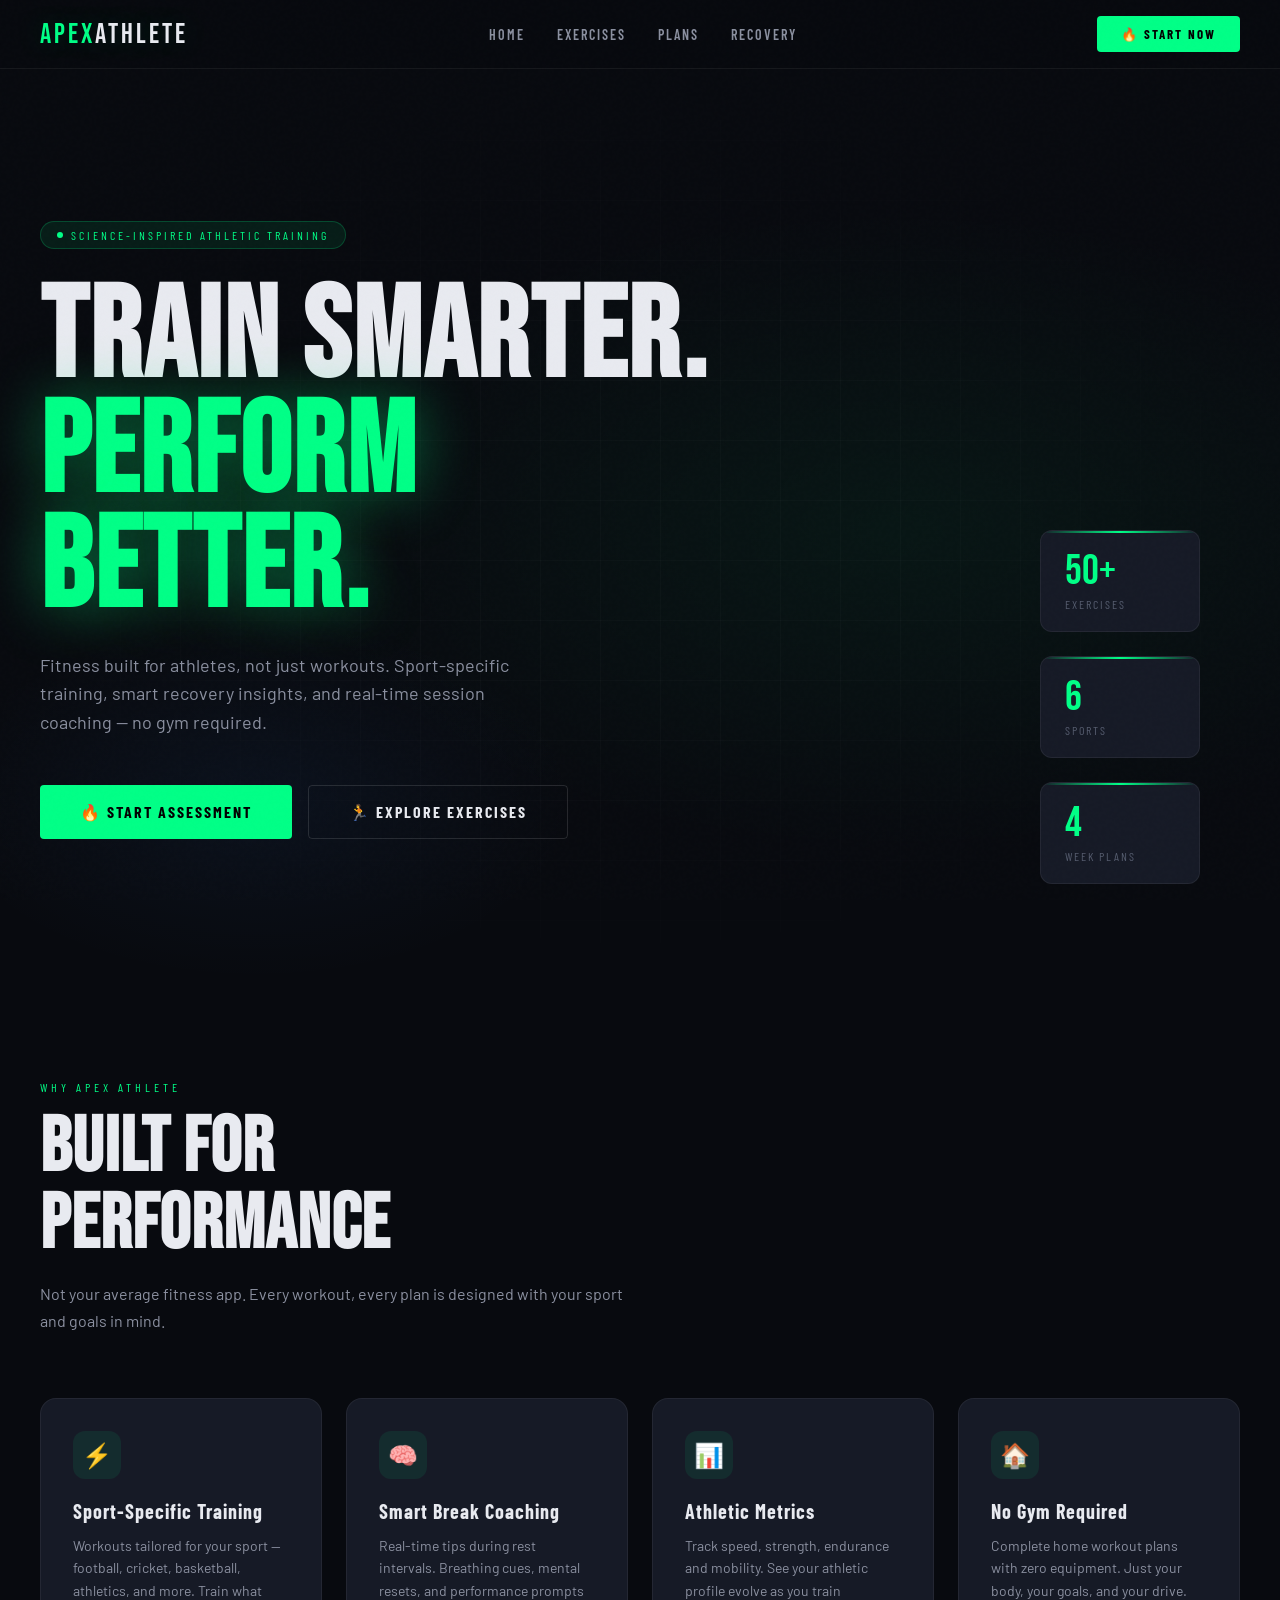
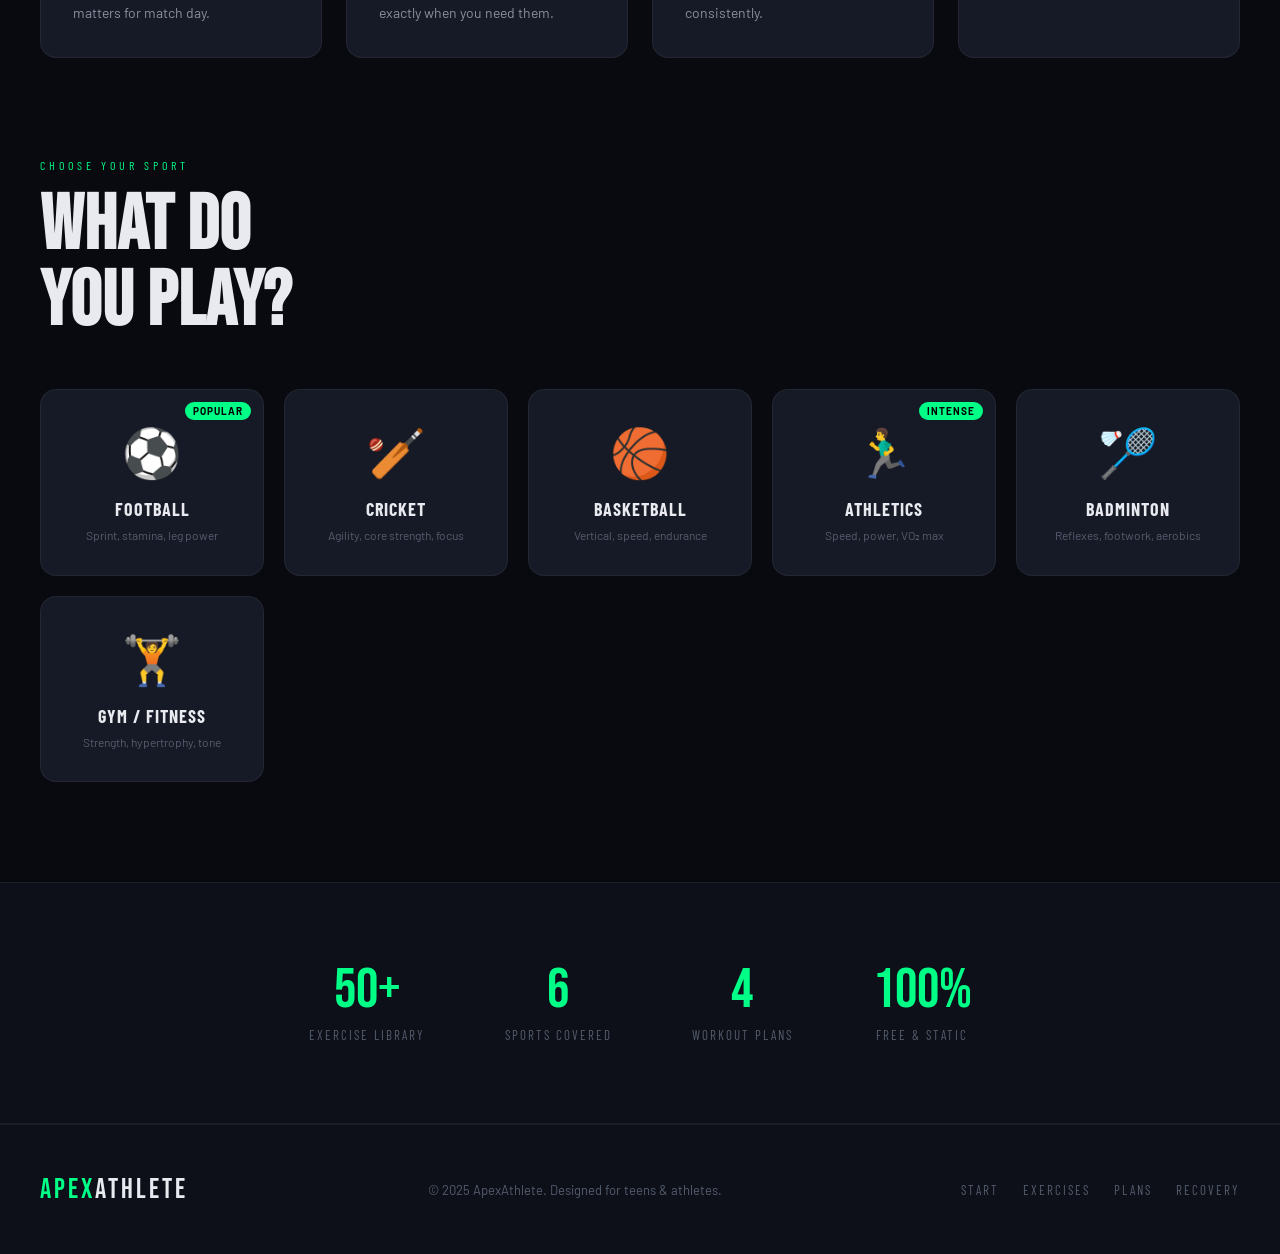
<file: index.html>
<!DOCTYPE html>
<html lang="en">
<head>
<meta charset="UTF-8">
<meta name="viewport" content="width=device-width, initial-scale=1.0">
<title>APEX ATHLETE — Train Smarter. Perform Better.</title>
<link href="https://fonts.googleapis.com/css2?family=Bebas+Neue&family=Barlow+Condensed:wght@300;400;600;700;900&family=Barlow:wght@300;400;500&display=swap" rel="stylesheet">
<link href="style.css" rel="stylesheet">
</head>
<body>

<!-- NAV -->
<nav>
  <div class="nav-logo" onclick="showPage('home')">APEX<span>ATHLETE</span></div>
  <div class="nav-links">
    <a onclick="showPage('home')">Home</a>
    <a onclick="showPage('exercises')">Exercises</a>
    <a onclick="showPage('plans')">Plans</a>
    <a onclick="showPage('recovery')">Recovery</a>
    <a onclick="showPage('dashboard')" id="nav-dashboard" style="display:none">Dashboard</a>
  </div>
  <button class="nav-cta" onclick="showPage('assessment')">🔥 Start Now</button>
  <button class="hamburger" onclick="toggleMobileMenu()">
    <span></span><span></span><span></span>
  </button>
</nav>

<!-- ===== HOME PAGE ===== -->
<div id="page-home" class="page active">
  <!-- HERO -->
  <section class="hero">
    <div class="hero-bg"></div>
    <div class="hero-grid"></div>
    <div class="hero-content">
      <div class="hero-tag">Science-Inspired Athletic Training</div>
      <h1>
        TRAIN SMARTER.
        <span class="line-green">PERFORM BETTER.</span>
      </h1>
      <p>Fitness built for athletes, not just workouts. Sport-specific training, smart recovery insights, and real-time session coaching — no gym required.</p>
      <div class="hero-btns">
        <button class="btn-primary" onclick="showPage('assessment')">🔥 Start Assessment</button>
        <button class="btn-secondary" onclick="showPage('exercises')">🏃 Explore Exercises</button>
      </div>
    </div>
    <div class="hero-stats">
      <div class="hero-stat-card">
        <div class="hero-stat-num">50+</div>
        <div class="hero-stat-label">Exercises</div>
      </div>
      <div class="hero-stat-card">
        <div class="hero-stat-num">6</div>
        <div class="hero-stat-label">Sports</div>
      </div>
      <div class="hero-stat-card">
        <div class="hero-stat-num">4</div>
        <div class="hero-stat-label">Week Plans</div>
      </div>
    </div>
  </section>

  <!-- WHY SECTION -->
  <section class="section">
    <span class="section-tag">Why Apex Athlete</span>
    <h2 class="section-title">BUILT FOR<br>PERFORMANCE</h2>
    <p class="section-sub">Not your average fitness app. Every workout, every plan is designed with your sport and goals in mind.</p>
    <div class="why-grid">
      <div class="why-card">
        <div class="why-icon">⚡</div>
        <h3>Sport-Specific Training</h3>
        <p>Workouts tailored for your sport — football, cricket, basketball, athletics, and more. Train what matters for match day.</p>
      </div>
      <div class="why-card">
        <div class="why-icon">🧠</div>
        <h3>Smart Break Coaching</h3>
        <p>Real-time tips during rest intervals. Breathing cues, mental resets, and performance prompts exactly when you need them.</p>
      </div>
      <div class="why-card">
        <div class="why-icon">📊</div>
        <h3>Athletic Metrics</h3>
        <p>Track speed, strength, endurance and mobility. See your athletic profile evolve as you train consistently.</p>
      </div>
      <div class="why-card">
        <div class="why-icon">🏠</div>
        <h3>No Gym Required</h3>
        <p>Complete home workout plans with zero equipment. Just your body, your goals, and your drive.</p>
      </div>
    </div>
  </section>

  <!-- SPORTS SECTION -->
  <section class="section" style="padding-top:0">
    <span class="section-tag">Choose Your Sport</span>
    <h2 class="section-title">WHAT DO<br>YOU PLAY?</h2>
    <div class="sports-grid">
      <div class="sport-card" onclick="selectSport('Football')">
        <div class="sport-badge">POPULAR</div>
        <span class="sport-emoji">⚽</span>
        <h3>Football</h3>
        <p>Sprint, stamina, leg power</p>
      </div>
      <div class="sport-card" onclick="selectSport('Cricket')">
        <span class="sport-emoji">🏏</span>
        <h3>Cricket</h3>
        <p>Agility, core strength, focus</p>
      </div>
      <div class="sport-card" onclick="selectSport('Basketball')">
        <span class="sport-emoji">🏀</span>
        <h3>Basketball</h3>
        <p>Vertical, speed, endurance</p>
      </div>
      <div class="sport-card" onclick="selectSport('Athletics')">
        <div class="sport-badge">INTENSE</div>
        <span class="sport-emoji">🏃‍♂️</span>
        <h3>Athletics</h3>
        <p>Speed, power, VO₂ max</p>
      </div>
      <div class="sport-card" onclick="selectSport('Badminton')">
        <span class="sport-emoji">🏸</span>
        <h3>Badminton</h3>
        <p>Reflexes, footwork, aerobics</p>
      </div>
      <div class="sport-card" onclick="selectSport('Gym Fitness')">
        <span class="sport-emoji">🏋️</span>
        <h3>Gym / Fitness</h3>
        <p>Strength, hypertrophy, tone</p>
      </div>
    </div>
  </section>

  <!-- CREDIBILITY -->
  <div class="cred-section">
    <div class="cred-item">
      <div class="cred-num">50+</div>
      <div class="cred-label">Exercise Library</div>
    </div>
    <div class="cred-item">
      <div class="cred-num">6</div>
      <div class="cred-label">Sports Covered</div>
    </div>
    <div class="cred-item">
      <div class="cred-num">4</div>
      <div class="cred-label">Workout Plans</div>
    </div>
    <div class="cred-item">
      <div class="cred-num">100%</div>
      <div class="cred-label">Free & Static</div>
    </div>
  </div>

  <footer>
    <div class="footer-logo">APEX<span>ATHLETE</span></div>
    <div class="footer-copy">© 2025 ApexAthlete. Designed for teens & athletes.</div>
    <div class="footer-links">
      <a onclick="showPage('assessment')">Start</a>
      <a onclick="showPage('exercises')">Exercises</a>
      <a onclick="showPage('plans')">Plans</a>
      <a onclick="showPage('recovery')">Recovery</a>
    </div>
  </footer>
</div>

<!-- ===== ASSESSMENT PAGE ===== -->
<div id="page-assessment" class="page">
  <div id="assessment-content">
    <div class="assessment-header">
      <span class="section-tag">Health & Performance Assessment</span>
      <h1 class="assessment-header" style="font-family:'Bebas Neue',sans-serif;font-size:clamp(48px,6vw,72px);line-height:1;letter-spacing:2px;margin-bottom:16px;">BUILD YOUR<br><span style="color:var(--accent)">ATHLETE PROFILE</span></h1>
      <p style="font-size:16px;color:var(--text2);line-height:1.6;">Answer a few questions so we can personalize your training experience. Takes less than 2 minutes.</p>
    </div>

    <div class="progress-steps">
      <div class="progress-step active" id="ps-1"></div>
      <div class="progress-step" id="ps-2"></div>
      <div class="progress-step" id="ps-3"></div>
      <div class="progress-step" id="ps-4"></div>
    </div>

    <!-- STEP 1 -->
    <div class="form-step active" id="step-1">
      <div style="font-family:'Bebas Neue',sans-serif;font-size:36px;letter-spacing:2px;margin-bottom:32px;">STEP 1 — <span style="color:var(--accent)">BASIC INFO</span></div>
      <div class="form-row">
        <div class="form-group">
          <label class="form-label">Age <span>*</span></label>
          <input type="number" class="form-input" id="inp-age" placeholder="e.g. 18" min="10" max="80">
        </div>
        <div class="form-group">
          <label class="form-label">Gender <span>*</span></label>
          <select class="form-input" id="inp-gender">
            <option value="">Select gender</option>
            <option value="Male">Male</option>
            <option value="Female">Female</option>
            <option value="Other">Other / Prefer not to say</option>
          </select>
        </div>
      </div>
      <div class="form-row">
        <div class="form-group">
          <label class="form-label">Height (cm) <span>*</span></label>
          <input type="number" class="form-input" id="inp-height" placeholder="e.g. 175" min="100" max="250">
        </div>
        <div class="form-group">
          <label class="form-label">Weight (kg) <span>*</span></label>
          <input type="number" class="form-input" id="inp-weight" placeholder="e.g. 70" min="30" max="300">
        </div>
      </div>
      <div class="form-nav">
        <div></div>
        <span class="step-num">1 / 4</span>
        <button class="btn-next" onclick="nextStep(2)">Continue →</button>
      </div>
    </div>

    <!-- STEP 2 -->
    <div class="form-step" id="step-2">
      <div style="font-family:'Bebas Neue',sans-serif;font-size:36px;letter-spacing:2px;margin-bottom:32px;">STEP 2 — <span style="color:var(--accent)">YOUR SPORT</span></div>
      <div class="form-group">
        <label class="form-label">Select your primary sport <span>*</span></label>
        <div class="option-grid" id="sport-options">
          <div class="option-card" onclick="selectOption(this,'sport')"><span class="opt-icon">⚽</span><div><div class="opt-label">Football</div></div></div>
          <div class="option-card" onclick="selectOption(this,'sport')"><span class="opt-icon">🏏</span><div><div class="opt-label">Cricket</div></div></div>
          <div class="option-card" onclick="selectOption(this,'sport')"><span class="opt-icon">🏀</span><div><div class="opt-label">Basketball</div></div></div>
          <div class="option-card" onclick="selectOption(this,'sport')"><span class="opt-icon">🏃‍♂️</span><div><div class="opt-label">Athletics</div></div></div>
          <div class="option-card" onclick="selectOption(this,'sport')"><span class="opt-icon">🏸</span><div><div class="opt-label">Badminton</div></div></div>
          <div class="option-card" onclick="selectOption(this,'sport')"><span class="opt-icon">🏋️</span><div><div class="opt-label">Gym / Fitness</div></div></div>
        </div>
      </div>
      <div class="form-group">
        <label class="form-label">Fitness Level <span>*</span></label>
        <div class="option-grid" id="level-options" style="grid-template-columns:repeat(3,1fr)">
          <div class="option-card" onclick="selectOption(this,'level')"><span class="opt-icon">🌱</span><div><div class="opt-label">Beginner</div><div class="opt-sub">Just starting</div></div></div>
          <div class="option-card" onclick="selectOption(this,'level')"><span class="opt-icon">🔥</span><div><div class="opt-label">Intermediate</div><div class="opt-sub">6+ months</div></div></div>
          <div class="option-card" onclick="selectOption(this,'level')"><span class="opt-icon">⚡</span><div><div class="opt-label">Athlete</div><div class="opt-sub">Competitive</div></div></div>
        </div>
      </div>
      <div class="form-nav">
        <button class="btn-back" onclick="nextStep(1)">← Back</button>
        <span class="step-num">2 / 4</span>
        <button class="btn-next" onclick="nextStep(3)">Continue →</button>
      </div>
    </div>

    <!-- STEP 3 -->
    <div class="form-step" id="step-3">
      <div style="font-family:'Bebas Neue',sans-serif;font-size:36px;letter-spacing:2px;margin-bottom:32px;">STEP 3 — <span style="color:var(--accent)">YOUR GOALS</span></div>
      <div class="form-group">
        <label class="form-label">Primary fitness goal <span>*</span></label>
        <div class="option-grid" id="goal-options">
          <div class="option-card" onclick="selectOption(this,'goal')"><span class="opt-icon">⚡</span><div><div class="opt-label">Speed</div></div></div>
          <div class="option-card" onclick="selectOption(this,'goal')"><span class="opt-icon">🫁</span><div><div class="opt-label">Endurance</div></div></div>
          <div class="option-card" onclick="selectOption(this,'goal')"><span class="opt-icon">💪</span><div><div class="opt-label">Strength</div></div></div>
          <div class="option-card" onclick="selectOption(this,'goal')"><span class="opt-icon">🤸</span><div><div class="opt-label">Agility</div></div></div>
          <div class="option-card" onclick="selectOption(this,'goal')"><span class="opt-icon">🔥</span><div><div class="opt-label">Fat Loss</div></div></div>
          <div class="option-card" onclick="selectOption(this,'goal')"><span class="opt-icon">💎</span><div><div class="opt-label">General Fitness</div></div></div>
        </div>
      </div>
      <div class="form-group">
        <label class="form-label">Weekly training frequency <span>*</span></label>
        <select class="form-input" id="inp-freq">
          <option value="">Select frequency</option>
          <option value="1-2">1–2 days/week</option>
          <option value="3-4">3–4 days/week</option>
          <option value="5-6">5–6 days/week</option>
          <option value="7">Every day</option>
        </select>
      </div>
      <div class="form-nav">
        <button class="btn-back" onclick="nextStep(2)">← Back</button>
        <span class="step-num">3 / 4</span>
        <button class="btn-next" onclick="nextStep(4)">Continue →</button>
      </div>
    </div>

    <!-- STEP 4 -->
    <div class="form-step" id="step-4">
      <div style="font-family:'Bebas Neue',sans-serif;font-size:36px;letter-spacing:2px;margin-bottom:32px;">STEP 4 — <span style="color:var(--accent)">HEALTH INFO</span></div>
      <div class="form-group">
        <label class="form-label">Daily activity level <span>*</span></label>
        <div class="option-grid" id="activity-options" style="grid-template-columns:repeat(3,1fr)">
          <div class="option-card" onclick="selectOption(this,'activity')"><span class="opt-icon">🚶</span><div><div class="opt-label">Low</div><div class="opt-sub">Mostly sitting</div></div></div>
          <div class="option-card" onclick="selectOption(this,'activity')"><span class="opt-icon">🚲</span><div><div class="opt-label">Medium</div><div class="opt-sub">Active daily</div></div></div>
          <div class="option-card" onclick="selectOption(this,'activity')"><span class="opt-icon">🏃</span><div><div class="opt-label">High</div><div class="opt-sub">Very active</div></div></div>
        </div>
      </div>
      <div class="form-group">
        <label class="form-label">Any injuries or health conditions? <span style="color:var(--text3)">(optional)</span></label>
        <input type="text" class="form-input" id="inp-injury" placeholder="e.g. Knee pain, lower back issues...">
      </div>
      <div class="form-nav">
        <button class="btn-back" onclick="nextStep(3)">← Back</button>
        <span class="step-num">4 / 4</span>
        <button class="btn-next" onclick="submitAssessment()" style="background:linear-gradient(135deg,var(--accent),#00c46a)">🚀 Build My Profile</button>
      </div>
    </div>
  </div>
</div>

<!-- ===== DASHBOARD PAGE ===== -->
<div id="page-dashboard" class="page">
  <div class="dash-header">
    <div>
      <div class="dash-greeting">WELCOME BACK,<br><span id="dash-name">ATHLETE</span> 👊</div>
      <div class="dash-date" id="dash-date"></div>
    </div>
    <button class="btn-primary" onclick="showPage('session')" style="align-self:center">⚡ Start Training</button>
  </div>

  <div class="dash-grid">
    <div class="dash-left">
      <!-- PROFILE CARD -->
      <div class="profile-card">
        <div class="profile-sport">
          <div class="profile-sport-icon" id="dash-sport-icon">⚽</div>
          <div>
            <div class="profile-sport-name" id="dash-sport-name">FOOTBALL</div>
            <div class="profile-sport-level" id="dash-level">INTERMEDIATE ATHLETE</div>
          </div>
        </div>
        <div class="profile-bmi">
          <div class="bmi-item">
            <div class="bmi-val" id="dash-bmi" style="color:var(--accent)">22.4</div>
            <div class="bmi-label">BMI</div>
          </div>
          <div class="bmi-item">
            <div class="bmi-val" id="dash-bmi-cat" style="color:var(--accent);font-size:20px">Normal</div>
            <div class="bmi-label">Category</div>
          </div>
          <div class="bmi-item">
            <div class="bmi-val" id="dash-age-val">18</div>
            <div class="bmi-label">Age</div>
          </div>
          <div class="bmi-item">
            <div class="bmi-val" id="dash-goal-val" style="color:var(--accent2);font-size:18px">Speed</div>
            <div class="bmi-label">Goal</div>
          </div>
        </div>
        <div style="margin-top:20px;padding:16px;background:var(--bg3);border-radius:12px;font-size:13px;color:var(--accent);font-family:'Barlow Condensed',sans-serif;font-size:15px;letter-spacing:.5px;" id="dash-motivation">
          💬 "Champions aren't born in the gym, they're born from something they have inside them — a desire, a dream, a vision."
        </div>
      </div>

      <!-- RECOVERY -->
      <div class="recovery-card">
        <div class="today-title">RECOVERY STATUS</div>
        <div class="rec-status">
          <div class="rec-circle">
            <div class="rec-pct">82%</div>
            <div class="rec-label">Ready</div>
          </div>
          <div class="rec-desc">
            <h4>Ready to Train 💪</h4>
            <p>Your body is well-recovered. Go hard today but remember to hydrate before starting.</p>
          </div>
        </div>
        <div style="display:flex;gap:12px;flex-wrap:wrap;">
          <div style="flex:1;background:var(--bg3);border-radius:10px;padding:14px;text-align:center;">
            <div style="font-family:'Bebas Neue';font-size:24px;color:var(--accent)">7.5h</div>
            <div style="font-size:11px;letter-spacing:2px;color:var(--text3);font-family:'Barlow Condensed'">SLEEP EST.</div>
          </div>
          <div style="flex:1;background:var(--bg3);border-radius:10px;padding:14px;text-align:center;">
            <div style="font-family:'Bebas Neue';font-size:24px;color:var(--accent3)">Low</div>
            <div style="font-size:11px;letter-spacing:2px;color:var(--text3);font-family:'Barlow Condensed'">INJURY RISK</div>
          </div>
        </div>
      </div>
    </div>

    <div class="dash-right">
      <!-- TODAY'S WORKOUT -->
      <div class="today-card">
        <div class="today-title">TODAY'S TRAINING SESSION</div>
        <div style="margin-bottom:20px;display:flex;align-items:center;gap:12px;flex-wrap:wrap;">
          <span id="active-plan-badge" style="display:none;background:rgba(0,255,135,0.12);border:1px solid rgba(0,255,135,0.3);border-radius:100px;padding:6px 14px;font-family:'Barlow Condensed',sans-serif;font-size:13px;font-weight:600;letter-spacing:2px;color:var(--accent);text-transform:uppercase;"></span>
          <button id="clear-plan-btn" onclick="clearActivePlan()" style="display:none;background:transparent;border:1px solid var(--border);border-radius:100px;padding:5px 12px;font-family:'Barlow Condensed',sans-serif;font-size:12px;letter-spacing:1px;color:var(--text3);cursor:pointer;transition:.2s;" onmouseover="this.style.borderColor='var(--accent4)';this.style.color='var(--accent4)'" onmouseout="this.style.borderColor='var(--border)';this.style.color='var(--text3)'">✕ Clear Plan</button>
        </div>
        <div class="workout-phase">
          <div class="phase-header">
            <div class="phase-dot" style="background:#ff9500"></div>
            <div class="phase-name">WARM-UP <span style="color:var(--text3);font-size:14px;font-weight:400">— 8 min</span></div>
          </div>
          <div class="exercise-list">
            <div class="exercise-item" onclick="toggleExercise(this)">
              <div><div class="ex-name">Light Jog</div><div class="ex-detail">2 minutes • Cardio warm-up</div></div>
              <div class="ex-check">✓</div>
            </div>
            <div class="exercise-item" onclick="toggleExercise(this)">
              <div><div class="ex-name">Dynamic Leg Swings</div><div class="ex-detail">10 reps each leg • Mobility</div></div>
              <div class="ex-check">✓</div>
            </div>
            <div class="exercise-item" onclick="toggleExercise(this)">
              <div><div class="ex-name">Hip Circles</div><div class="ex-detail">10 reps each direction • Hip mobility</div></div>
              <div class="ex-check">✓</div>
            </div>
          </div>
        </div>
        <div class="workout-phase">
          <div class="phase-header">
            <div class="phase-dot" style="background:var(--accent)"></div>
            <div class="phase-name">MAIN WORKOUT <span style="color:var(--text3);font-size:14px;font-weight:400">— 35 min</span></div>
          </div>
          <div class="exercise-list" id="main-exercises">
            <!-- Populated by JS -->
          </div>
        </div>
        <div class="workout-phase">
          <div class="phase-header">
            <div class="phase-dot" style="background:var(--accent3)"></div>
            <div class="phase-name">COOL-DOWN <span style="color:var(--text3);font-size:14px;font-weight:400">— 7 min</span></div>
          </div>
          <div class="exercise-list">
            <div class="exercise-item" onclick="toggleExercise(this)">
              <div><div class="ex-name">Full Body Stretch</div><div class="ex-detail">5 minutes • All muscle groups</div></div>
              <div class="ex-check">✓</div>
            </div>
            <div class="exercise-item" onclick="toggleExercise(this)">
              <div><div class="ex-name">Deep Breathing</div><div class="ex-detail">2 minutes • Recovery breathing</div></div>
              <div class="ex-check">✓</div>
            </div>
          </div>
        </div>
        <button class="start-workout-btn" onclick="showPage('session')">⚡ BEGIN SESSION</button>
      </div>

      <!-- PERFORMANCE METRICS -->
      <div class="metrics-card">
        <div class="metrics-title">ATHLETIC PERFORMANCE METRICS</div>
        <div class="metric-row">
          <div class="metric-info">
            <div class="metric-icon" style="background:rgba(255,155,0,.1)">⚡</div>
            <div class="metric-name">Speed</div>
          </div>
          <div class="metric-bar-wrap"><div class="metric-bar" style="width:72%;background:linear-gradient(90deg,#ff9500,#ffcc00)"></div></div>
          <div class="metric-pct" style="color:#ff9500">72</div>
        </div>
        <div class="metric-row">
          <div class="metric-info">
            <div class="metric-icon" style="background:rgba(255,61,107,.1)">🫁</div>
            <div class="metric-name">Endurance</div>
          </div>
          <div class="metric-bar-wrap"><div class="metric-bar" style="width:65%;background:linear-gradient(90deg,var(--accent4),#ff8fab)"></div></div>
          <div class="metric-pct" style="color:var(--accent4)">65</div>
        </div>
        <div class="metric-row">
          <div class="metric-info">
            <div class="metric-icon" style="background:rgba(0,255,135,.1)">💪</div>
            <div class="metric-name">Strength</div>
          </div>
          <div class="metric-bar-wrap"><div class="metric-bar" style="width:80%;background:linear-gradient(90deg,var(--accent),#00e077)"></div></div>
          <div class="metric-pct" style="color:var(--accent)">80</div>
        </div>
        <div class="metric-row">
          <div class="metric-info">
            <div class="metric-icon" style="background:rgba(61,139,255,.1)">🤸</div>
            <div class="metric-name">Mobility</div>
          </div>
          <div class="metric-bar-wrap"><div class="metric-bar" style="width:58%;background:linear-gradient(90deg,var(--accent3),#80b3ff)"></div></div>
          <div class="metric-pct" style="color:var(--accent3)">58</div>
        </div>
        <div style="margin-top:16px;padding-top:16px;border-top:1px solid var(--border);display:flex;gap:16px;justify-content:space-between;">
          <div style="text-align:center">
            <div style="font-family:'Bebas Neue';font-size:28px;color:var(--accent)">68%</div>
            <div style="font-size:11px;letter-spacing:2px;color:var(--text3);font-family:'Barlow Condensed'">WEEKLY LOAD</div>
          </div>
          <div style="text-align:center">
            <div style="font-family:'Bebas Neue';font-size:28px;color:var(--accent2)">4 / 5</div>
            <div style="font-size:11px;letter-spacing:2px;color:var(--text3);font-family:'Barlow Condensed'">WORKOUTS</div>
          </div>
          <div style="text-align:center">
            <div style="font-family:'Bebas Neue';font-size:28px;color:var(--accent3)">87%</div>
            <div style="font-size:11px;letter-spacing:2px;color:var(--text3);font-family:'Barlow Condensed'">CONSISTENCY</div>
          </div>
        </div>
      </div>
    </div>
  </div>
</div>

<!-- ===== EXERCISES PAGE ===== -->
<div id="page-exercises" class="page">
  <div class="exercises-header">
    <span class="section-tag">Exercise Library</span>
    <h1 style="font-family:'Bebas Neue',sans-serif;font-size:clamp(48px,7vw,80px);line-height:1;letter-spacing:2px;margin-bottom:16px;">MASTER EVERY<br><span style="color:var(--accent)">MOVEMENT</span></h1>
    <p style="font-size:16px;color:var(--text2);line-height:1.6;max-width:600px;">50+ exercises with proper form guides. Filter by muscle group, sport, or difficulty level.</p>
  </div>
  <div class="filter-bar" id="ex-filters">
    <button class="filter-btn active" onclick="filterExercises('all',this)">All</button>
    <button class="filter-btn" onclick="filterExercises('upper',this)">Upper Body</button>
    <button class="filter-btn" onclick="filterExercises('lower',this)">Lower Body</button>
    <button class="filter-btn" onclick="filterExercises('core',this)">Core</button>
    <button class="filter-btn" onclick="filterExercises('cardio',this)">Cardio</button>
    <button class="filter-btn" onclick="filterExercises('beginner',this)">Beginner</button>
    <button class="filter-btn" onclick="filterExercises('intermediate',this)">Intermediate</button>
  </div>
  <div class="exercises-grid" id="exercises-grid"></div>
</div>

<!-- ===== WORKOUT SESSION PAGE ===== -->
<div id="page-session" class="page">
  <div class="session-header">
    <button class="btn-back" onclick="showPage('dashboard')">← Exit</button>
    <div class="session-progress-bar">
      <div class="session-progress-fill" id="session-progress" style="width:0%"></div>
    </div>
    <div style="font-family:'Barlow Condensed';font-size:13px;letter-spacing:2px;color:var(--text3)">
      <span id="session-ex-num">1</span> / <span id="session-ex-total">6</span>
    </div>
  </div>

  <div class="session-main">
    <span class="session-ex-visual" id="session-emoji">🏃‍♂️</span>
    <div class="session-ex-name" id="session-name">SHUTTLE RUNS</div>
    <div class="session-ex-target" id="session-target">⚡ SPEED · LOWER BODY</div>
    <div class="timer-display" id="timer-display">00:30</div>
    <div class="timer-label" id="timer-label">SECONDS REMAINING</div>
    <div class="session-controls">
      <button class="ctrl-btn" onclick="prevExercise()" title="Previous">⏮</button>
      <button class="ctrl-btn main" onclick="toggleTimer()" id="play-btn">▶</button>
      <button class="ctrl-btn" onclick="nextExercise()" title="Next">⏭</button>
    </div>
  </div>

  <div style="font-family:'Barlow Condensed';font-size:13px;letter-spacing:2px;color:var(--text3);margin-bottom:16px;text-transform:uppercase;">Up Next</div>
  <div class="session-queue" id="session-queue"></div>
</div>

<!-- ===== PLANS PAGE ===== -->
<div id="page-plans" class="page">
  <div style="padding:100px 0 0;">
    <span class="section-tag">Workout Plans</span>
    <h1 style="font-family:'Bebas Neue',sans-serif;font-size:clamp(48px,7vw,80px);line-height:1;letter-spacing:2px;margin-bottom:16px;">STRUCTURED<br><span style="color:var(--accent)">PROGRAMS</span></h1>
    <p style="font-size:16px;color:var(--text2);line-height:1.6;max-width:600px;">Pre-built plans for every goal. Follow the program, trust the process, see results.</p>
  </div>
  <div class="plans-grid" id="plans-grid"></div>
</div>

<!-- ===== RECOVERY PAGE ===== -->
<div id="page-recovery" class="page">
  <div style="padding:100px 0 0;">
    <span class="section-tag">Recovery & Injury Prevention</span>
    <h1 style="font-family:'Bebas Neue',sans-serif;font-size:clamp(48px,7vw,80px);line-height:1;letter-spacing:2px;margin-bottom:16px;">RECOVER<br><span style="color:var(--accent)">SMARTER</span></h1>
    <p style="font-size:16px;color:var(--text2);line-height:1.6;max-width:600px;">Recovery is where growth happens. Reduce injury risk, restore mobility, and come back stronger every session.</p>
  </div>
  <div class="recovery-grid">
    <div class="rec-card">
      <div class="rec-card-icon">🔥</div>
      <h3>WARM-UP SCIENCE</h3>
      <p>Never skip your warm-up. It increases blood flow, raises muscle temperature, and reduces injury risk by up to 50%.</p>
      <div class="stretch-list">
        <div class="stretch-item">🦵 5 min light jog or jumping jacks</div>
        <div class="stretch-item">🔄 Hip circles — 10 each direction</div>
        <div class="stretch-item">🙆 Arm swings and shoulder rolls</div>
        <div class="stretch-item">🧎 Leg swings — 10 each leg</div>
        <div class="stretch-item">⬆️ Inch worms — 5 reps</div>
      </div>
    </div>
    <div class="rec-card">
      <div class="rec-card-icon">❄️</div>
      <h3>COOL-DOWN PROTOCOL</h3>
      <p>Cooling down gradually lowers heart rate, removes lactic acid, and improves next-day soreness. Takes only 10 minutes.</p>
      <div class="stretch-list">
        <div class="stretch-item">🚶 5 min slow walk or light jog</div>
        <div class="stretch-item">🧘 Forward fold hold — 30 sec</div>
        <div class="stretch-item">💺 Seated hamstring stretch — 30 sec each</div>
        <div class="stretch-item">🦷 Hip flexor lunge stretch — 30 sec each</div>
        <div class="stretch-item">😮‍💨 Deep diaphragmatic breathing — 2 min</div>
      </div>
    </div>
    <div class="rec-card">
      <div class="rec-card-icon">⚠️</div>
      <h3>COMMON MISTAKES</h3>
      <p>Avoid these training errors that sideline athletes every week. Knowledge is your best injury prevention.</p>
      <div class="stretch-list">
        <div class="stretch-item">❌ Skipping warm-up to save time</div>
        <div class="stretch-item">❌ Training same muscle groups daily</div>
        <div class="stretch-item">❌ Ignoring minor pain signals</div>
        <div class="stretch-item">❌ Poor posture during heavy lifts</div>
        <div class="stretch-item">❌ Not sleeping 7–9 hours consistently</div>
      </div>
    </div>
    <div class="rec-card">
      <div class="rec-card-icon">🧘‍♂️</div>
      <h3>MOBILITY DRILLS</h3>
      <p>Improve joint health and athletic range of motion with these daily mobility essentials.</p>
      <div class="stretch-list">
        <div class="stretch-item">🔄 90/90 hip stretch — 45 sec each</div>
        <div class="stretch-item">🐈 Cat-cow spine mobilization — 10 reps</div>
        <div class="stretch-item">🦅 Thoracic rotation — 10 reps each</div>
        <div class="stretch-item">⬇️ Deep squat hold — 60 seconds</div>
        <div class="stretch-item">💪 Shoulder capsule stretch — 30 sec</div>
      </div>
    </div>
    <div class="rec-card">
      <div class="rec-card-icon">💧</div>
      <h3>HYDRATION GUIDE</h3>
      <p>Even 2% dehydration drops athletic performance significantly. Hydration is not optional — it's performance fuel.</p>
      <div class="stretch-list">
        <div class="stretch-item">🕗 500ml water upon waking up</div>
        <div class="stretch-item">⚽ 400–600ml 90 min before training</div>
        <div class="stretch-item">💦 150–250ml every 15–20 min during</div>
        <div class="stretch-item">📊 500ml per 0.5kg lost during training</div>
        <div class="stretch-item">🍌 Electrolytes for sessions over 60 min</div>
      </div>
    </div>
    <div class="rec-card">
      <div class="rec-card-icon">😴</div>
      <h3>SLEEP FOR ATHLETES</h3>
      <p>Growth hormone peaks during deep sleep. Quality sleep is the most underutilized performance enhancer in existence.</p>
      <div class="stretch-list">
        <div class="stretch-item">⏰ Aim for 8–10 hours nightly</div>
        <div class="stretch-item">🌡️ Cool dark room below 19°C</div>
        <div class="stretch-item">📵 No screens 60 min before bed</div>
        <div class="stretch-item">⏰ Same sleep/wake time every day</div>
        <div class="stretch-item">😪 10–20 min naps boost afternoon focus</div>
      </div>
    </div>
  </div>
  <footer style="margin-top:80px;padding:48px 0;">
    <div class="footer-logo">APEX<span>ATHLETE</span></div>
    <div class="footer-copy">© 2025 ApexAthlete. Train smart, recover right.</div>
    <div class="footer-links">
      <a onclick="showPage('home')">Home</a>
      <a onclick="showPage('exercises')">Exercises</a>
      <a onclick="showPage('plans')">Plans</a>
    </div>
  </footer>
</div>

<!-- POPUP -->
<div class="popup-overlay" id="popup">
  <div class="popup-box">
    <div class="popup-icon" id="popup-icon">💧</div>
    <div class="popup-title" id="popup-title">HYDRATION BREAK</div>
    <div class="popup-msg" id="popup-msg">Take a sip of water. Staying hydrated keeps your power output high and reduces fatigue.</div>
    <div class="popup-fact" id="popup-fact">🔬 Science: Dehydration reduces performance by up to 15%</div>
    <button class="popup-close" id="popup-close-btn" onclick="closePopup()">CONTINUE TRAINING →</button>
  </div>
</div>

<script src="script.js">
</body>
</html>
</file>
<file: style.css>
:root {
    --bg: #080a0f;
    --bg2: #0d1018;
    --bg3: #12151e;
    --card: #161a26;
    --card2: #1c2130;
    --border: rgba(255,255,255,0.06);
    --border2: rgba(255,255,255,0.12);
    --text: #e8eaf0;
    --text2: #8b90a0;
    --text3: #555c6e;
    --accent: #00ff87;
    --accent2: #ff6b1a;
    --accent3: #3d8bff;
    --accent4: #ff3d6b;
    --glow: 0 0 30px rgba(0,255,135,0.2);
    --glow2: 0 0 30px rgba(255,107,26,0.2);
  }
  *{margin:0;padding:0;box-sizing:border-box;}
  html{scroll-behavior:smooth;}
  body{
    background:var(--bg);
    color:var(--text);
    font-family:'Barlow',sans-serif;
    font-weight:400;
    overflow-x:hidden;
    min-height:100vh;
  }

  /* NOISE TEXTURE OVERLAY */
  body::before{
    content:'';
    position:fixed;
    inset:0;
    background-image:url("data:image/svg+xml,%3Csvg viewBox='0 0 256 256' xmlns='http://www.w3.org/2000/svg'%3E%3Cfilter id='noise'%3E%3CfeTurbulence type='fractalNoise' baseFrequency='0.9' numOctaves='4' stitchTiles='stitch'/%3E%3C/filter%3E%3Crect width='100%25' height='100%25' filter='url(%23noise)' opacity='0.03'/%3E%3C/svg%3E");
    pointer-events:none;
    z-index:1000;
    opacity:.4;
  }

  /* NAV */
  nav{
    position:fixed;top:0;left:0;right:0;z-index:900;
    padding:16px 40px;
    display:flex;align-items:center;justify-content:space-between;
    background:rgba(8,10,15,0.85);
    backdrop-filter:blur(20px);
    border-bottom:1px solid var(--border);
  }
  .nav-logo{
    font-family:'Bebas Neue',sans-serif;
    font-size:28px;
    letter-spacing:3px;
    color:var(--accent);
    text-shadow:var(--glow);
    cursor:pointer;
  }
  .nav-logo span{color:var(--text);}
  .nav-links{display:flex;gap:32px;align-items:center;}
  .nav-links a{
    font-family:'Barlow Condensed',sans-serif;
    font-weight:600;
    font-size:14px;
    letter-spacing:2px;
    text-transform:uppercase;
    color:var(--text2);
    text-decoration:none;
    transition:.2s;
    cursor:pointer;
  }
  .nav-links a:hover{color:var(--accent);}
  .nav-cta{
    background:var(--accent);
    color:#000;
    padding:10px 24px;
    border-radius:4px;
    font-family:'Barlow Condensed',sans-serif;
    font-weight:700;
    font-size:13px;
    letter-spacing:2px;
    text-transform:uppercase;
    border:none;cursor:pointer;
    transition:.2s;
  }
  .nav-cta:hover{background:#00e077;transform:translateY(-1px);}
  .hamburger{display:none;flex-direction:column;gap:5px;cursor:pointer;background:none;border:none;}
  .hamburger span{width:24px;height:2px;background:var(--text);transition:.3s;}

  /* PAGES */
  .page{display:none;min-height:100vh;}
  .page.active{display:block;}

  /* ===== LANDING PAGE ===== */
  #page-home{padding-top:80px;}

  /* HERO */
  .hero{
    min-height:100vh;
    display:flex;align-items:center;
    position:relative;
    padding:0 40px;
    overflow:hidden;
  }
  .hero-bg{
    position:absolute;inset:0;
    background:
      radial-gradient(ellipse 80% 60% at 70% 50%, rgba(0,255,135,0.05) 0%, transparent 60%),
      radial-gradient(ellipse 50% 40% at 20% 80%, rgba(61,139,255,0.06) 0%, transparent 50%);
  }
  .hero-grid{
    position:absolute;inset:0;
    background-image:
      linear-gradient(rgba(255,255,255,0.02) 1px, transparent 1px),
      linear-gradient(90deg, rgba(255,255,255,0.02) 1px, transparent 1px);
    background-size:60px 60px;
    mask-image:radial-gradient(ellipse at center, black 30%, transparent 80%);
  }
  .hero-content{
    position:relative;z-index:10;
    max-width:700px;
  }
  .hero-tag{
    display:inline-flex;align-items:center;gap:8px;
    background:rgba(0,255,135,0.08);
    border:1px solid rgba(0,255,135,0.2);
    border-radius:100px;
    padding:6px 16px;
    font-family:'Barlow Condensed',sans-serif;
    font-size:12px;letter-spacing:3px;
    text-transform:uppercase;color:var(--accent);
    margin-bottom:32px;
    animation:fadeUp 0.6s ease both;
  }
  .hero-tag::before{
    content:'';width:6px;height:6px;
    background:var(--accent);border-radius:50%;
    animation:pulse 2s infinite;
  }
  @keyframes pulse{0%,100%{opacity:1;transform:scale(1);}50%{opacity:.5;transform:scale(1.3);}}
  .hero h1{
    font-family:'Bebas Neue',sans-serif;
    font-size:clamp(72px, 10vw, 130px);
    line-height:.9;
    letter-spacing:2px;
    margin-bottom:24px;
    animation:fadeUp 0.7s ease 0.1s both;
  }
  .hero h1 .line-green{
    color:var(--accent);
    text-shadow:0 0 60px rgba(0,255,135,0.4);
    display:block;
  }
  .hero p{
    font-size:18px;
    color:var(--text2);
    line-height:1.6;
    max-width:500px;
    margin-bottom:48px;
    animation:fadeUp 0.7s ease 0.2s both;
  }
  .hero-btns{
    display:flex;gap:16px;flex-wrap:wrap;
    animation:fadeUp 0.7s ease 0.3s both;
  }
  .btn-primary{
    background:var(--accent);
    color:#000;
    padding:16px 40px;
    border-radius:4px;
    font-family:'Barlow Condensed',sans-serif;
    font-weight:700;font-size:16px;
    letter-spacing:2px;text-transform:uppercase;
    border:none;cursor:pointer;transition:.25s;
    display:flex;align-items:center;gap:8px;
  }
  .btn-primary:hover{background:#00e077;transform:translateY(-2px);box-shadow:var(--glow);}
  .btn-secondary{
    background:transparent;
    color:var(--text);
    padding:16px 40px;
    border-radius:4px;
    font-family:'Barlow Condensed',sans-serif;
    font-weight:700;font-size:16px;
    letter-spacing:2px;text-transform:uppercase;
    border:1px solid var(--border2);cursor:pointer;transition:.25s;
  }
  .btn-secondary:hover{border-color:var(--accent);color:var(--accent);transform:translateY(-2px);}

  .hero-stats{
    position:absolute;right:80px;top:50%;transform:translateY(-50%);
    display:flex;flex-direction:column;gap:24px;
    animation:fadeUp 0.7s ease 0.4s both;
  }
  .hero-stat-card{
    background:var(--card);
    border:1px solid var(--border);
    border-radius:12px;
    padding:20px 24px;
    min-width:160px;
    position:relative;overflow:hidden;
  }
  .hero-stat-card::before{
    content:'';position:absolute;top:0;left:0;right:0;height:2px;
    background:linear-gradient(90deg,transparent,var(--accent),transparent);
  }
  .hero-stat-num{
    font-family:'Bebas Neue',sans-serif;
    font-size:42px;color:var(--accent);
    line-height:1;
  }
  .hero-stat-label{
    font-family:'Barlow Condensed',sans-serif;
    font-size:12px;letter-spacing:2px;
    text-transform:uppercase;color:var(--text3);
    margin-top:4px;
  }

  @keyframes fadeUp{from{opacity:0;transform:translateY(30px);}to{opacity:1;transform:translateY(0);}}

  /* WHY SECTION */
  .section{padding:100px 40px;}
  .section-tag{
    font-family:'Barlow Condensed',sans-serif;
    font-size:12px;letter-spacing:4px;text-transform:uppercase;
    color:var(--accent);margin-bottom:16px;display:block;
  }
  .section-title{
    font-family:'Bebas Neue',sans-serif;
    font-size:clamp(48px,6vw,80px);
    line-height:1;letter-spacing:1px;
    margin-bottom:16px;
  }
  .section-sub{
    font-size:16px;color:var(--text2);
    max-width:600px;line-height:1.7;margin-bottom:64px;
  }
  .why-grid{
    display:grid;
    grid-template-columns:repeat(auto-fit,minmax(260px,1fr));
    gap:24px;
  }
  .why-card{
    background:var(--card);
    border:1px solid var(--border);
    border-radius:16px;
    padding:32px;
    transition:.3s;
    position:relative;overflow:hidden;
  }
  .why-card:hover{border-color:var(--border2);transform:translateY(-4px);}
  .why-icon{
    width:48px;height:48px;
    background:rgba(0,255,135,0.08);
    border-radius:12px;
    display:flex;align-items:center;justify-content:center;
    font-size:24px;margin-bottom:20px;
  }
  .why-card h3{
    font-family:'Barlow Condensed',sans-serif;
    font-size:20px;font-weight:700;letter-spacing:1px;
    margin-bottom:12px;
  }
  .why-card p{font-size:14px;color:var(--text2);line-height:1.6;}

  /* SPORTS GRID */
  .sports-grid{
    display:grid;
    grid-template-columns:repeat(auto-fill,minmax(200px,1fr));
    gap:20px;
    margin-top:48px;
  }
  .sport-card{
    background:var(--card);
    border:1px solid var(--border);
    border-radius:16px;
    padding:32px 20px;
    text-align:center;
    cursor:pointer;transition:.3s;
    position:relative;overflow:hidden;
  }
  .sport-card:hover{
    border-color:var(--accent);
    transform:translateY(-6px);
    box-shadow:0 20px 40px rgba(0,0,0,0.4),var(--glow);
  }
  .sport-card .sport-emoji{font-size:48px;display:block;margin-bottom:16px;}
  .sport-card h3{
    font-family:'Barlow Condensed',sans-serif;
    font-size:18px;font-weight:700;letter-spacing:1px;
    text-transform:uppercase;margin-bottom:8px;
  }
  .sport-card p{font-size:12px;color:var(--text3);}
  .sport-card .sport-badge{
    position:absolute;top:12px;right:12px;
    background:var(--accent);color:#000;
    font-size:10px;font-weight:700;letter-spacing:1px;
    padding:3px 8px;border-radius:100px;
    text-transform:uppercase;
  }

  /* CREDIBILITY SECTION */
  .cred-section{
    padding:80px 40px;
    background:var(--bg2);
    border-top:1px solid var(--border);
    border-bottom:1px solid var(--border);
    display:flex;justify-content:center;
    gap:80px;flex-wrap:wrap;
  }
  .cred-item{text-align:center;}
  .cred-num{
    font-family:'Bebas Neue',sans-serif;
    font-size:56px;color:var(--accent);
    line-height:1;
  }
  .cred-label{
    font-family:'Barlow Condensed',sans-serif;
    font-size:13px;letter-spacing:2px;
    text-transform:uppercase;color:var(--text3);
    margin-top:8px;
  }

  /* ===== ASSESSMENT PAGE ===== */
  #page-assessment{
    padding:120px 40px 80px;
    max-width:800px;margin:0 auto;
  }
  .assessment-header{margin-bottom:64px;}
  .assessment-header h1{
    font-family:'Bebas Neue',sans-serif;
    font-size:clamp(48px,6vw,80px);
    line-height:1;letter-spacing:2px;
    margin-bottom:16px;
  }
  .assessment-header p{font-size:16px;color:var(--text2);line-height:1.6;}

  .progress-steps{
    display:flex;gap:8px;margin-bottom:48px;
  }
  .progress-step{
    flex:1;height:3px;background:var(--card2);border-radius:2px;transition:.4s;
  }
  .progress-step.done{background:var(--accent);}
  .progress-step.active{background:rgba(0,255,135,0.4);}

  .form-step{display:none;}
  .form-step.active{display:block;animation:fadeUp .4s ease;}

  .form-group{margin-bottom:32px;}
  .form-label{
    font-family:'Barlow Condensed',sans-serif;
    font-size:13px;font-weight:600;letter-spacing:3px;
    text-transform:uppercase;color:var(--text2);
    display:block;margin-bottom:12px;
  }
  .form-label span{color:var(--accent);}
  .form-input{
    width:100%;
    background:var(--card);
    border:1px solid var(--border);
    border-radius:8px;
    padding:16px 20px;
    color:var(--text);
    font-family:'Barlow',sans-serif;
    font-size:16px;
    outline:none;transition:.2s;
  }
  .form-input:focus{border-color:var(--accent);box-shadow:0 0 0 3px rgba(0,255,135,0.1);}
  .form-row{display:grid;grid-template-columns:1fr 1fr;gap:20px;}
  .option-grid{display:grid;grid-template-columns:repeat(auto-fill,minmax(160px,1fr));gap:12px;}
  .option-card{
    background:var(--card);
    border:1px solid var(--border);
    border-radius:10px;
    padding:16px 20px;
    cursor:pointer;transition:.2s;
    display:flex;align-items:center;gap:12px;
  }
  .option-card:hover{border-color:var(--border2);}
  .option-card.selected{
    border-color:var(--accent);
    background:rgba(0,255,135,0.08);
  }
  .option-card .opt-icon{font-size:24px;}
  .option-card .opt-label{
    font-family:'Barlow Condensed',sans-serif;
    font-size:15px;font-weight:600;
  }
  .option-card .opt-sub{font-size:11px;color:var(--text3);}

  .form-nav{
    display:flex;justify-content:space-between;
    align-items:center;margin-top:48px;
  }
  .btn-back{
    background:transparent;
    color:var(--text2);
    border:1px solid var(--border);
    padding:14px 32px;border-radius:6px;
    font-family:'Barlow Condensed',sans-serif;
    font-weight:600;font-size:14px;letter-spacing:2px;
    text-transform:uppercase;cursor:pointer;transition:.2s;
  }
  .btn-back:hover{color:var(--text);border-color:var(--border2);}
  .btn-next{
    background:var(--accent);color:#000;
    border:none;
    padding:14px 40px;border-radius:6px;
    font-family:'Barlow Condensed',sans-serif;
    font-weight:700;font-size:14px;letter-spacing:2px;
    text-transform:uppercase;cursor:pointer;transition:.2s;
  }
  .btn-next:hover{background:#00e077;transform:translateY(-1px);}
  .step-num{
    font-family:'Barlow Condensed',sans-serif;
    font-size:13px;letter-spacing:2px;color:var(--text3);
  }

  /* ===== DASHBOARD ===== */
  #page-dashboard{
    padding:100px 40px 80px;
    max-width:1400px;margin:0 auto;
  }
  .dash-header{
    display:flex;justify-content:space-between;align-items:flex-start;
    margin-bottom:48px;flex-wrap:wrap;gap:24px;
  }
  .dash-greeting{
    font-family:'Bebas Neue',sans-serif;
    font-size:clamp(36px,5vw,56px);
    line-height:1;letter-spacing:1px;
  }
  .dash-greeting span{color:var(--accent);}
  .dash-date{
    font-family:'Barlow Condensed',sans-serif;
    font-size:14px;letter-spacing:2px;
    color:var(--text3);text-transform:uppercase;
    margin-top:8px;
  }

  .dash-grid{
    display:grid;
    grid-template-columns:320px 1fr;
    gap:24px;
    align-items:start;
  }
  .dash-left{display:flex;flex-direction:column;gap:24px;}
  .dash-right{display:flex;flex-direction:column;gap:24px;}

  .profile-card{
    background:var(--card);
    border:1px solid var(--border);
    border-radius:20px;
    padding:28px;
    position:relative;overflow:hidden;
  }
  .profile-card::before{
    content:'';position:absolute;top:0;left:0;right:0;height:3px;
    background:linear-gradient(90deg,var(--accent),var(--accent3));
  }
  .profile-sport{
    display:flex;align-items:center;gap:12px;margin-bottom:20px;
  }
  .profile-sport-icon{
    width:56px;height:56px;
    background:rgba(0,255,135,0.1);
    border-radius:14px;
    display:flex;align-items:center;justify-content:center;
    font-size:28px;
  }
  .profile-sport-name{
    font-family:'Bebas Neue',sans-serif;
    font-size:28px;letter-spacing:1px;
  }
  .profile-sport-level{
    font-size:12px;color:var(--accent);
    font-family:'Barlow Condensed',sans-serif;
    letter-spacing:2px;text-transform:uppercase;
  }
  .profile-bmi{
    display:grid;grid-template-columns:1fr 1fr;gap:16px;
    margin-top:20px;
  }
  .bmi-item{
    background:var(--bg3);
    border-radius:12px;padding:16px;
    text-align:center;
  }
  .bmi-val{
    font-family:'Bebas Neue',sans-serif;
    font-size:32px;line-height:1;
  }
  .bmi-label{
    font-size:11px;letter-spacing:2px;
    text-transform:uppercase;color:var(--text3);
    margin-top:4px;
    font-family:'Barlow Condensed',sans-serif;
  }

  .metrics-card{
    background:var(--card);
    border:1px solid var(--border);
    border-radius:20px;
    padding:28px;
  }
  .metrics-title{
    font-family:'Barlow Condensed',sans-serif;
    font-size:13px;letter-spacing:3px;
    text-transform:uppercase;color:var(--text3);
    margin-bottom:24px;
  }
  .metric-row{
    display:flex;align-items:center;
    justify-content:space-between;
    margin-bottom:20px;
  }
  .metric-info{display:flex;align-items:center;gap:12px;}
  .metric-icon{
    width:36px;height:36px;
    border-radius:8px;
    display:flex;align-items:center;justify-content:center;
    font-size:16px;
  }
  .metric-name{
    font-family:'Barlow Condensed',sans-serif;
    font-size:15px;font-weight:600;
  }
  .metric-bar-wrap{flex:1;margin:0 16px;height:6px;background:var(--bg3);border-radius:3px;}
  .metric-bar{height:100%;border-radius:3px;transition:width 1s ease;}
  .metric-pct{
    font-family:'Bebas Neue',sans-serif;
    font-size:20px;min-width:40px;text-align:right;
  }

  .today-card{
    background:var(--card);
    border:1px solid var(--border);
    border-radius:20px;
    padding:28px;
  }
  .today-title{
    font-family:'Barlow Condensed',sans-serif;
    font-size:13px;letter-spacing:3px;
    text-transform:uppercase;color:var(--text3);
    margin-bottom:24px;
  }
  .workout-phase{margin-bottom:24px;}
  .phase-header{
    display:flex;align-items:center;gap:10px;
    margin-bottom:14px;
  }
  .phase-dot{
    width:10px;height:10px;border-radius:50%;
  }
  .phase-name{
    font-family:'Barlow Condensed',sans-serif;
    font-size:16px;font-weight:700;letter-spacing:1px;
  }
  .exercise-list{display:flex;flex-direction:column;gap:10px;}
  .exercise-item{
    background:var(--bg3);
    border-radius:10px;
    padding:14px 18px;
    display:flex;align-items:center;
    justify-content:space-between;
    cursor:pointer;transition:.2s;
    border:1px solid transparent;
  }
  .exercise-item:hover{border-color:var(--border2);}
  .exercise-item.done{
    border-color:rgba(0,255,135,0.3);
    background:rgba(0,255,135,0.05);
  }
  .ex-name{
    font-family:'Barlow Condensed',sans-serif;
    font-size:16px;font-weight:600;
  }
  .ex-detail{font-size:12px;color:var(--text3);margin-top:2px;}
  .ex-check{
    width:28px;height:28px;border-radius:50%;
    background:var(--bg2);
    border:1px solid var(--border2);
    display:flex;align-items:center;justify-content:center;
    font-size:12px;transition:.2s;
    cursor:pointer;
  }
  .exercise-item.done .ex-check{
    background:var(--accent);
    border-color:var(--accent);
    color:#000;
  }

  .start-workout-btn{
    width:100%;
    background:linear-gradient(135deg,var(--accent),#00c46a);
    color:#000;border:none;
    padding:18px;border-radius:12px;
    font-family:'Bebas Neue',sans-serif;
    font-size:22px;letter-spacing:3px;
    cursor:pointer;transition:.2s;
    margin-top:24px;
  }
  .start-workout-btn:hover{transform:translateY(-2px);box-shadow:var(--glow);}

  .recovery-card{
    background:var(--card);
    border:1px solid var(--border);
    border-radius:20px;
    padding:28px;
  }
  .rec-status{
    display:flex;align-items:center;gap:16px;margin-bottom:20px;
  }
  .rec-circle{
    width:80px;height:80px;
    border-radius:50%;
    border:4px solid var(--accent);
    display:flex;flex-direction:column;
    align-items:center;justify-content:center;
    box-shadow:0 0 20px rgba(0,255,135,0.2);
  }
  .rec-pct{
    font-family:'Bebas Neue',sans-serif;
    font-size:28px;color:var(--accent);line-height:1;
  }
  .rec-label{font-size:10px;color:var(--text3);letter-spacing:1px;}
  .rec-desc{flex:1;}
  .rec-desc h4{
    font-family:'Barlow Condensed',sans-serif;
    font-size:18px;font-weight:700;margin-bottom:6px;
  }
  .rec-desc p{font-size:13px;color:var(--text2);line-height:1.5;}

  /* ===== EXERCISE LIBRARY ===== */
  #page-exercises{padding:100px 40px 80px;}
  .exercises-header{margin-bottom:48px;}
  .filter-bar{
    display:flex;gap:12px;flex-wrap:wrap;margin-bottom:40px;
  }
  .filter-btn{
    background:var(--card);
    border:1px solid var(--border);
    border-radius:100px;
    padding:10px 24px;
    font-family:'Barlow Condensed',sans-serif;
    font-size:14px;font-weight:600;letter-spacing:1px;
    color:var(--text2);cursor:pointer;transition:.2s;
  }
  .filter-btn.active,
  .filter-btn:hover{
    border-color:var(--accent);
    color:var(--accent);
    background:rgba(0,255,135,0.08);
  }
  .exercises-grid{
    display:grid;
    grid-template-columns:repeat(auto-fill,minmax(300px,1fr));
    gap:24px;
  }
  .ex-card{
    background:var(--card);
    border:1px solid var(--border);
    border-radius:20px;
    overflow:hidden;
    transition:.3s;cursor:pointer;
  }
  .ex-card:hover{transform:translateY(-6px);border-color:var(--border2);box-shadow:0 20px 40px rgba(0,0,0,0.3);}
  .ex-gif{
    height:200px;
    background:var(--bg3);
    display:flex;align-items:center;justify-content:center;
    position:relative;overflow:hidden;
    font-size:80px;
  }
  .ex-gif-overlay{
    position:absolute;inset:0;
    background:linear-gradient(to top, var(--card) 0%, transparent 50%);
  }
  .ex-body{padding:20px;}
  .ex-tags{display:flex;gap:8px;margin-bottom:12px;flex-wrap:wrap;}
  .ex-tag{
    font-family:'Barlow Condensed',sans-serif;
    font-size:11px;font-weight:600;letter-spacing:2px;
    text-transform:uppercase;
    padding:4px 10px;border-radius:100px;
  }
  .tag-muscle{background:rgba(61,139,255,0.15);color:var(--accent3);}
  .tag-sport{background:rgba(0,255,135,0.1);color:var(--accent);}
  .tag-level{background:rgba(255,107,26,0.1);color:var(--accent2);}
  .ex-card-name{
    font-family:'Barlow Condensed',sans-serif;
    font-size:22px;font-weight:700;
    letter-spacing:.5px;margin-bottom:8px;
  }
  .ex-card-desc{font-size:13px;color:var(--text2);line-height:1.5;}
  .ex-card-footer{
    display:flex;align-items:center;justify-content:space-between;
    padding:14px 20px;
    border-top:1px solid var(--border);
  }
  .ex-timer-info{
    display:flex;align-items:center;gap:6px;
    font-family:'Barlow Condensed',sans-serif;
    font-size:14px;color:var(--text2);
  }

  /* ===== WORKOUT SESSION ===== */
  #page-session{
    padding:100px 40px 80px;
    max-width:900px;margin:0 auto;
  }
  .session-header{
    display:flex;justify-content:space-between;
    align-items:center;margin-bottom:48px;
  }
  .session-progress-bar{
    flex:1;margin:0 32px;
    height:4px;background:var(--bg3);border-radius:2px;position:relative;
  }
  .session-progress-fill{
    height:100%;background:var(--accent);border-radius:2px;
    transition:width .5s ease;
  }

  .session-main{
    background:var(--card);
    border:1px solid var(--border);
    border-radius:24px;
    padding:48px;
    text-align:center;
    margin-bottom:24px;
    position:relative;overflow:hidden;
  }
  .session-ex-visual{
    font-size:120px;margin-bottom:32px;
    display:block;
    animation:bounce 2s ease-in-out infinite;
  }
  @keyframes bounce{0%,100%{transform:translateY(0);}50%{transform:translateY(-10px);}}
  .session-ex-name{
    font-family:'Bebas Neue',sans-serif;
    font-size:48px;letter-spacing:2px;
    margin-bottom:8px;
  }
  .session-ex-target{
    font-family:'Barlow Condensed',sans-serif;
    font-size:14px;letter-spacing:3px;
    color:var(--accent);text-transform:uppercase;
    margin-bottom:48px;
  }

  .timer-display{
    font-family:'Bebas Neue',sans-serif;
    font-size:96px;line-height:1;
    color:var(--accent);
    text-shadow:var(--glow);
    margin-bottom:8px;
    position:relative;display:inline-block;
  }
  .timer-label{
    font-family:'Barlow Condensed',sans-serif;
    font-size:13px;letter-spacing:3px;
    text-transform:uppercase;color:var(--text3);
    margin-bottom:40px;
  }

  .session-controls{
    display:flex;justify-content:center;gap:16px;
  }
  .ctrl-btn{
    width:64px;height:64px;border-radius:50%;
    border:1px solid var(--border2);
    background:var(--bg3);
    font-size:24px;cursor:pointer;transition:.2s;
    display:flex;align-items:center;justify-content:center;
  }
  .ctrl-btn:hover{border-color:var(--accent);color:var(--accent);}
  .ctrl-btn.main{
    width:80px;height:80px;
    background:var(--accent);
    border-color:var(--accent);
    color:#000;font-size:28px;
  }
  .ctrl-btn.main:hover{background:#00e077;}

  .session-queue{
    display:grid;grid-template-columns:repeat(3,1fr);gap:16px;
  }
  .queue-item{
    background:var(--card);
    border:1px solid var(--border);
    border-radius:14px;
    padding:16px;
    display:flex;align-items:center;gap:12px;
  }
  .queue-item.active{border-color:var(--accent);background:rgba(0,255,135,0.06);}
  .queue-item.completed{opacity:.4;}
  .queue-emoji{font-size:24px;}
  .queue-name{
    font-family:'Barlow Condensed',sans-serif;
    font-size:15px;font-weight:600;
  }
  .queue-detail{font-size:11px;color:var(--text3);}

  /* POPUP */
  .popup-overlay{
    position:fixed;inset:0;
    background:rgba(0,0,0,0.7);
    backdrop-filter:blur(10px);
    z-index:800;
    display:flex;align-items:center;justify-content:center;
    opacity:0;pointer-events:none;
    transition:.3s;
  }
  .popup-overlay.show{opacity:1;pointer-events:all;}
  .popup-box{
    background:var(--card);
    border:1px solid var(--border);
    border-radius:24px;
    padding:40px;max-width:480px;width:90%;
    text-align:center;
    transform:scale(0.9) translateY(20px);
    transition:.3s;
    position:relative;overflow:hidden;
  }
  .popup-overlay.show .popup-box{transform:scale(1) translateY(0);}
  .popup-box::before{
    content:'';position:absolute;top:0;left:0;right:0;height:3px;
    background:linear-gradient(90deg,var(--accent3),var(--accent),var(--accent2));
  }
  .popup-icon{font-size:56px;margin-bottom:16px;}
  .popup-title{
    font-family:'Bebas Neue',sans-serif;
    font-size:36px;letter-spacing:2px;
    margin-bottom:12px;
  }
  .popup-msg{font-size:16px;color:var(--text2);line-height:1.6;margin-bottom:28px;}
  .popup-fact{
    background:var(--bg3);border-radius:12px;
    padding:16px;font-size:13px;color:var(--accent);
    margin-bottom:28px;
    font-family:'Barlow Condensed',sans-serif;
    font-size:16px;letter-spacing:.5px;
  }
  .popup-close{
    background:var(--accent);color:#000;
    border:none;padding:14px 40px;border-radius:8px;
    font-family:'Barlow Condensed',sans-serif;
    font-weight:700;font-size:15px;letter-spacing:2px;
    text-transform:uppercase;cursor:pointer;transition:.2s;
  }
  .popup-close:hover{background:#00e077;}

  /* ===== PLANS PAGE ===== */
  #page-plans{padding:100px 40px 80px;}
  .plans-grid{
    display:grid;
    grid-template-columns:repeat(auto-fill,minmax(320px,1fr));
    gap:28px;
    margin-top:48px;
  }
  .plan-card{
    background:var(--card);
    border:1px solid var(--border);
    border-radius:20px;
    overflow:hidden;
    transition:.3s;
  }
  .plan-card:hover{transform:translateY(-4px);border-color:var(--border2);}
  .plan-header{
    padding:28px;
    position:relative;overflow:hidden;
  }
  .plan-header.green{background:linear-gradient(135deg,rgba(0,255,135,.15),rgba(0,255,135,.05));}
  .plan-header.orange{background:linear-gradient(135deg,rgba(255,107,26,.15),rgba(255,107,26,.05));}
  .plan-header.blue{background:linear-gradient(135deg,rgba(61,139,255,.15),rgba(61,139,255,.05));}
  .plan-header.red{background:linear-gradient(135deg,rgba(255,61,107,.15),rgba(255,61,107,.05));}
  .plan-icon{font-size:48px;margin-bottom:16px;display:block;}
  .plan-name{
    font-family:'Bebas Neue',sans-serif;
    font-size:32px;letter-spacing:1px;
    margin-bottom:8px;
  }
  .plan-desc{font-size:13px;color:var(--text2);line-height:1.5;}
  .plan-body{padding:28px;}
  .plan-stats{
    display:flex;gap:24px;margin-bottom:24px;
  }
  .plan-stat .num{
    font-family:'Bebas Neue',sans-serif;
    font-size:28px;color:var(--accent);
  }
  .plan-stat .lbl{font-size:11px;letter-spacing:2px;text-transform:uppercase;color:var(--text3);}
  .plan-days{display:flex;flex-direction:column;gap:8px;margin-bottom:24px;}
  .plan-day{
    display:flex;align-items:center;
    justify-content:space-between;
    padding:12px 16px;
    background:var(--bg3);
    border-radius:8px;
    font-family:'Barlow Condensed',sans-serif;
    font-size:14px;
  }
  .plan-day.rest{opacity:.5;}
  .plan-day .day-name{font-weight:600;color:var(--text2);}
  .plan-day .day-workout{color:var(--text);}
  .plan-day .day-time{color:var(--text3);font-size:12px;}
  .btn-plan{
    width:100%;background:var(--accent);color:#000;
    border:none;padding:14px;border-radius:10px;
    font-family:'Barlow Condensed',sans-serif;
    font-weight:700;font-size:15px;letter-spacing:2px;
    text-transform:uppercase;cursor:pointer;transition:.2s;
  }
  .btn-plan:hover{background:#00e077;}

  /* ===== RECOVERY PAGE ===== */
  #page-recovery{padding:100px 40px 80px;}
  .recovery-grid{
    display:grid;
    grid-template-columns:repeat(auto-fill,minmax(340px,1fr));
    gap:24px;
    margin-top:48px;
  }
  .rec-card{
    background:var(--card);
    border:1px solid var(--border);
    border-radius:20px;
    padding:28px;
    transition:.3s;
  }
  .rec-card:hover{border-color:var(--border2);}
  .rec-card-icon{font-size:40px;margin-bottom:16px;}
  .rec-card h3{
    font-family:'Barlow Condensed',sans-serif;
    font-size:22px;font-weight:700;
    letter-spacing:1px;margin-bottom:12px;
  }
  .rec-card p{font-size:14px;color:var(--text2);line-height:1.6;}
  .stretch-list{margin-top:16px;display:flex;flex-direction:column;gap:8px;}
  .stretch-item{
    display:flex;align-items:center;gap:10px;
    padding:10px 14px;
    background:var(--bg3);border-radius:8px;
    font-size:14px;
  }

  /* FOOTER */
  footer{
    background:var(--bg2);
    border-top:1px solid var(--border);
    padding:48px 40px;
    display:flex;justify-content:space-between;
    align-items:center;flex-wrap:wrap;gap:24px;
  }
  .footer-logo{
    font-family:'Bebas Neue',sans-serif;
    font-size:28px;letter-spacing:3px;
    color:var(--accent);
  }
  .footer-logo span{color:var(--text);}
  .footer-copy{font-size:13px;color:var(--text3);}
  .footer-links{display:flex;gap:24px;}
  .footer-links a{
    font-family:'Barlow Condensed',sans-serif;
    font-size:13px;letter-spacing:2px;
    text-transform:uppercase;color:var(--text3);
    text-decoration:none;cursor:pointer;transition:.2s;
  }
  .footer-links a:hover{color:var(--accent);}

  /* SCROLLBAR */
  ::-webkit-scrollbar{width:4px;}
  ::-webkit-scrollbar-track{background:var(--bg);}
  ::-webkit-scrollbar-thumb{background:var(--card2);border-radius:2px;}
  ::-webkit-scrollbar-thumb:hover{background:var(--accent);}

  /* SELECT */
  select.form-input{cursor:pointer;}

  /* RESPONSIVE */
  @media(max-width:1100px){
    .dash-grid{grid-template-columns:1fr;}
    .hero-stats{display:none;}
  }
  @media(max-width:768px){
    nav{padding:16px 20px;}
    .nav-links{display:none;}
    .hamburger{display:flex;}
    .hero{padding:0 20px;}
    .section{padding:60px 20px;}
    #page-dashboard,#page-exercises,#page-plans,#page-recovery{padding:100px 20px 60px;}
    #page-assessment{padding:100px 20px 60px;}
    .form-row{grid-template-columns:1fr;}
    .session-queue{grid-template-columns:1fr;}
    .session-main{padding:28px 20px;}
    .cred-section{gap:40px;padding:60px 20px;}
  }
</file>
